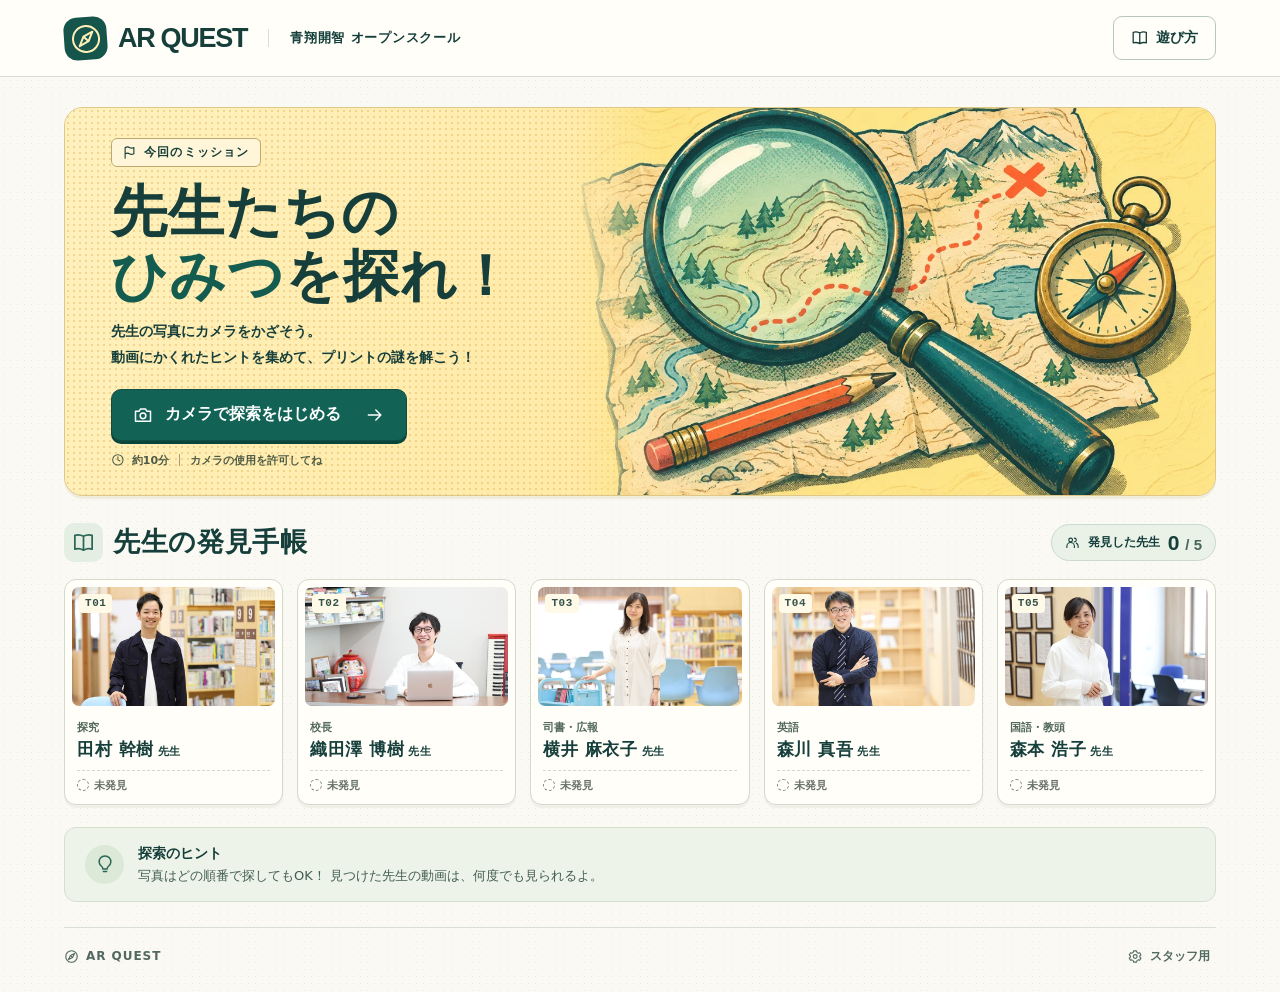
<file: index.html>
<!doctype html>
<html lang="ja">
<head>
<meta charset="utf-8"><meta name="viewport" content="width=device-width,initial-scale=1,viewport-fit=cover"><meta name="theme-color" content="#faf9f3">
<title>AR QUEST | 先生たちのひみつを探れ！</title>
<link rel="icon" href="assets/compass.svg"><link rel="stylesheet" href="css/style.css">
</head>
<body>
<svg class="symbols" xmlns="http://www.w3.org/2000/svg" aria-hidden="true"><defs>
<symbol id="compass" viewBox="0 0 24 24"><circle cx="12" cy="12" r="9.2"/><path d="m16.8 7.2-3.1 6.5-6.5 3.1 3.1-6.5Z"/><path d="m10.5 10.5 3 3"/></symbol>
<symbol id="book" viewBox="0 0 24 24"><path d="M3 4.5q4.8-1.4 9 1 4.2-2.4 9-1V19q-4.5-1.4-9 1-4.5-2.4-9-1Z M12 5.5V20"/></symbol>
<symbol id="camera" viewBox="0 0 24 24"><path d="M3 7.5h4.4l1.5-2.7h6.2l1.5 2.7H21v12H3Z"/><circle cx="12" cy="13" r="3.4"/></symbol>
<symbol id="arrow" viewBox="0 0 24 24"><path d="M4 12h15m-6-6 6 6-6 6"/></symbol>
<symbol id="clock" viewBox="0 0 24 24"><circle cx="12" cy="12" r="9"/><path d="M12 6.5V12l3.5 2"/></symbol>
<symbol id="flag" viewBox="0 0 24 24"><path d="M5 21V4q4-2 7 0t7 0v10q-4 2-7 0t-7 0"/></symbol>
<symbol id="users" viewBox="0 0 24 24"><circle cx="9" cy="8" r="3"/><path d="M3 20v-2a6 6 0 0 1 12 0v2m0-15a3 3 0 0 1 0 6m3 2a5 5 0 0 1 3 5v2"/></symbol>
<symbol id="bulb" viewBox="0 0 24 24"><path d="M8 15a7 7 0 1 1 8 0c-1.4 1-1.4 2-1.4 3H9.4c0-1 0-2-1.4-3ZM10 21h4"/></symbol>
<symbol id="gear" viewBox="0 0 24 24"><path d="m9 3-.6 2.4L6.2 6.7 4 6l-2 3.5 1.8 1.6v2L2 14.6 4 18l2.2-.6 2.2 1.2L9 21h4.5l.8-2.4 2.1-1.2 2.3.6 2-3.4-1.8-1.6v-2l1.8-1.5-2-3.5-2.3.7-2.1-1.3-.8-2.4Z"/><circle cx="11.5" cy="12" r="3"/></symbol>
<symbol id="check" viewBox="0 0 24 24"><path d="m5 12 4.5 5L19 7"/></symbol>
</defs></svg>
<header class="topbar"><div class="barinner"><div class="brand"><span class="brand-icon"><svg><use href="#compass"/></svg></span><b>AR QUEST</b></div><span class="school">青翔開智 オープンスクール</span><button id="help" class="smallbtn"><svg><use href="#book"/></svg>遊び方</button></div></header>
<main>
<div id="modeLabel" hidden>開発用デモ · カメラを使わない動作確認</div>
<section id="home">
<div class="hero"><div class="hero-art"></div><div class="hero-copy">
<div class="mission"><svg><use href="#flag"/></svg>今回のミッション</div>
<h1>先生たちの<br><span>ひみつ</span>を探れ！</h1>
<p>先生の写真にカメラをかざそう。<br>動画にかくれたヒントを集めて、プリントの謎を解こう！</p>
<button class="primary" id="start" disabled><svg><use href="#camera"/></svg><span>カメラで探索をはじめる</span><svg><use href="#arrow"/></svg></button>
<div class="startnote"><svg><use href="#clock"/></svg> 約10分 <i></i> カメラの使用を許可してね</div>
</div></div></section>
<section id="explore" hidden><div class="scanhead"><h1>先生を探そう</h1><button id="back" class="smallbtn">手帳にもどる</button></div>
<div class="viewer"><div id="surface"></div><div class="reticle" aria-hidden="true"></div><div class="scan-count"></div><div id="cameraNotice" hidden></div></div>
<div class="scan-actions"><div><strong id="scanStatus" role="status"></strong><p id="scanTip">写真から30〜60cmはなれ、四つの角が画面に入るようにしよう。</p></div><button id="retry" class="smallbtn" hidden>もう一度ためす</button><button id="play" class="smallbtn" hidden>動画を再生</button></div><div id="demoControls" hidden></div></section>
<section class="notebook" aria-labelledby="booktitle"><div class="notebook-head"><h2 id="booktitle"><span class="section-icon"><svg><use href="#book"/></svg></span>先生の発見手帳</h2><div class="countbox"><svg><use href="#users"/></svg><span>発見した先生</span><strong id="count">0 <small>/ 5</small></strong></div></div>
<p id="complete" role="status" hidden>5人全員発見！ プリントの謎を解こう！</p>
<div id="roster" class="roster"></div></section>
<aside class="hint"><span class="hinticon"><svg><use href="#bulb"/></svg></span><div><strong>探索のヒント</strong><p>写真はどの順番で探してもOK！ 見つけた先生の動画は、何度でも見られるよ。</p></div></aside>
<p id="notice" role="status" hidden></p>
</main>
<footer><span><svg><use href="#compass"/></svg> AR QUEST</span><button id="staff"><svg><use href="#gear"/></svg>スタッフ用</button></footer>
<dialog id="dialog" aria-labelledby="dlgTitle"><div class="dialog-head"><h2 id="dlgTitle"></h2><button id="closeModal" aria-label="閉じる">×</button></div><div id="dlgBody"></div></dialog>
<script type="module" src="js/app.js?v=photo-overlay"></script>
</body></html>
</file>
<file: css/style.css>
:root{--ink:#163f3b;--teal:#126256;--muted:#526962;--line:#d8ded2;--paper:#faf9f3;font-family:"Hiragino Kaku Gothic ProN","Yu Gothic",Meiryo,system-ui,sans-serif;color:var(--ink);background:var(--paper);font-synthesis:weight}
*{box-sizing:border-box}body{margin:0;min-height:100vh;background-image:radial-gradient(#8d927426 .7px,transparent .85px);background-size:7px 7px}button,select{font:inherit;color:inherit}button{cursor:pointer;font-weight:750;transition:filter .15s,transform .15s}button:hover{filter:brightness(.96)}button:active{transform:translateY(1px)}button:disabled{opacity:.55;cursor:wait}button:focus-visible,select:focus-visible{outline:3px solid #c45b27;outline-offset:4px}svg{width:1.25em;height:1.25em;fill:none;stroke:currentColor;stroke-width:1.8;stroke-linecap:round;stroke-linejoin:round;flex:none}.symbols{display:none}[hidden]{display:none!important}h1,h2,p{margin:0}
.topbar{background:#fffef8;border-bottom:1px solid var(--line)}.barinner,main,footer{width:min(1160px,90%);margin:auto}.barinner,.brand,.smallbtn,.section-icon,.countbox,.mission,.startnote,.primary,.hint,footer,footer span,footer button,.dialog-head,.notebook-head,.notebook-head h2,.scanhead,.scan-actions{display:flex;align-items:center}.barinner{height:76px;gap:21px}.brand{gap:11px}.brand b{font:900 27px/1 "Avenir Next",Arial,sans-serif;letter-spacing:-1.3px}.brand-icon{width:43px;height:43px;border-radius:13px;display:grid;place-items:center;color:#fff0b8;background:#15554c;transform:rotate(-4deg)}.brand-icon svg{width:34px;height:34px;stroke-width:1.4}.school{padding-left:21px;border-left:1px solid var(--line);font-size:13px;letter-spacing:.06em;font-weight:700}.smallbtn{min-height:44px;justify-content:center;gap:8px;border:1px solid #b8c8bb;background:#fffef8;border-radius:9px;padding:0 17px;font-size:14px}#help{margin-left:auto}
main{padding:30px 0 25px}.hero{isolation:isolate;position:relative;overflow:hidden;border-radius:19px;background:#ffeaa5;border:1px solid #dec789;box-shadow:0 3px 0 #d0bd8a38}.hero-art{position:absolute;inset:0 0 0 44%;background:url('../assets/art/field-kit.webp') center center/cover no-repeat;z-index:-1;mask-image:linear-gradient(to right,transparent,#000 14%)}.hero:before{content:"";position:absolute;inset:0;z-index:-2;background-image:radial-gradient(#d39f3e55 .75px,transparent 1px),linear-gradient(115deg,#fff1be,#ffe391);background-size:6px 6px,auto}.hero-copy{padding:30px 4% 27px;width:54%}.mission{gap:7px;font-size:12px;font-weight:850;letter-spacing:.1em;width:fit-content;background:#fff6d9;border:1px solid #beaa70;border-radius:6px;padding:5px 10px}.mission svg{width:15px;height:15px}.hero h1{font-size:clamp(39px,4.4vw,65px);font-weight:950;letter-spacing:.016em;line-height:1.14;margin:13px 0 11px}.hero h1 span{color:#145c50}.hero-copy p{font-size:14px;line-height:1.8;font-weight:650}.primary{border:1px solid #124d43;background:var(--teal);color:white;border-radius:10px;min-height:52px;padding:10px 21px;gap:12px;box-shadow:0 3px 0 #0a453c;font-size:16px}.hero .primary{margin:19px 0 12px}.primary svg:last-child{margin-left:12px}.startnote{gap:7px;font-size:11px;color:#4e5b45;font-weight:650}.startnote i{height:12px;width:1px;background:#9e9c79;margin:0 3px}
.notebook{margin-top:27px}.notebook-head{justify-content:space-between;gap:8px;margin-bottom:17px}.notebook-head h2{font-size:clamp(20px,2.1vw,28px);letter-spacing:.025em;gap:10px;line-height:1.3}.section-icon,.hinticon{display:grid;place-items:center;background:#e4eee2;color:#2b6657;border-radius:10px;width:39px;height:39px}.section-icon svg{width:23px;height:23px}.countbox,.scan-count{border:1px solid #cadacf;border-radius:24px;background:#eaf2e8;font-weight:750}.countbox{padding:5px 13px;gap:8px;font-size:12px}.countbox strong{font:850 21px/1.2 "Avenir Next",Arial,sans-serif}.countbox small{font-size:15px;color:#496658}.roster{display:grid;grid-template-columns:repeat(5,minmax(0,1fr));gap:14px}.teacher{margin:0;padding:7px 7px 11px;background:#fffef9;border:1px solid #d5d9ca;border-radius:12px;box-shadow:0 3px 0 #b9b7a326}.portrait{position:relative;aspect-ratio:1.71;overflow:hidden;border-radius:7px}.portrait img{width:100%;height:100%;object-fit:cover}.file-id{position:absolute;left:7px;top:7px;font:750 11px/1.2 ui-monospace,monospace;letter-spacing:.05em;padding:3px 6px;border-radius:4px;background:#fff9e7;color:#35534b}.teacher figcaption{padding:10px 5px 0}.role{color:#52685c;font-size:11px;font-weight:700}.name{font-size:clamp(15px,1.35vw,19px);font-weight:850;letter-spacing:.03em;margin:2px 0 9px}.name small{font-size:11px;margin-left:4px;font-weight:650}.state{display:flex;align-items:center;gap:5px;font-size:11px;color:#687265;font-weight:650;border-top:1px dashed #d6d8c9;padding-top:7px}.state:before{content:"";width:10px;height:10px;border:1.5px dashed #808979;border-radius:50%}.found .state{color:var(--teal)}.found .state:before{content:"✓";width:auto;height:auto;border:0;font-weight:900}.found{border-color:#84a998}.hint{gap:14px;margin-top:22px;padding:15px 20px;background:#eef3e9;border:1px solid #d4dfce;border-radius:12px}.hinticon{background:#dce9d8;border-radius:50%;flex:none}.hint strong{font-size:14px}.hint p{font-size:13px;line-height:1.65;color:#425d50;margin-top:2px}footer{border-top:1px solid var(--line);justify-content:space-between;color:var(--muted);font-size:12px;padding:6px 0 14px}footer span{letter-spacing:.08em;font-weight:800;gap:7px}footer button{background:none;border:0;min-height:44px;gap:7px}
dialog{color:var(--ink);width:min(470px,92vw);border:1px solid #ced8c7;border-radius:17px;padding:25px;background:#fffef7;box-shadow:0 16px 70px #123a343b;max-height:88dvh}dialog::backdrop{background:#163c3799}.dialog-head,.scanhead,.scan-actions{justify-content:space-between;gap:10px}.dialog-head h2,.scanhead h1{font-size:23px}.dialog-head{border-bottom:1px dashed var(--line);padding-bottom:10px;margin-bottom:17px}#closeModal{width:44px;height:44px;border:0;background:#eaf0e6;border-radius:50%;font-size:24px}dialog p,dialog li{font-size:15px;line-height:1.8}dialog li+li{margin-top:8px}dialog ol{padding-left:1.5em}dialog .primary,dialog .smallbtn,dialog select{width:100%;margin-top:12px;justify-content:center}dialog select{background:#fff;border:1px solid #9eafa3;padding:10px;border-radius:8px;min-height:44px}.warn{color:#8b3b22}#notice,#complete,#modeLabel{background:#fff0bd;padding:12px 16px;border-radius:8px;font-weight:700;margin-bottom:14px}#notice{margin:12px 0}
.viewer{position:relative;overflow:hidden;height:clamp(260px,48dvh,570px);background:#173d37;color:white;border-radius:14px;margin:14px 0;isolation:isolate}.scan-count{position:absolute;left:12px;top:12px;color:var(--ink);padding:7px 13px;font-size:13px}#surface,#surface iframe{position:absolute;inset:0;width:100%;height:100%;border:0}#surface>video{width:100%;height:100%;object-fit:contain}.reticle{position:absolute;top:50%;left:50%;width:min(240px,54%);aspect-ratio:1.5;transform:translate(-50%,-50%);background:linear-gradient(white,white) left top/24px 3px,linear-gradient(white,white) left top/3px 24px,linear-gradient(white,white) right top/24px 3px,linear-gradient(white,white) right top/3px 24px,linear-gradient(white,white) left bottom/24px 3px,linear-gradient(white,white) left bottom/3px 24px,linear-gradient(white,white) right bottom/24px 3px,linear-gradient(white,white) right bottom/3px 24px;background-repeat:no-repeat;pointer-events:none}.tracking .reticle{display:none}#cameraNotice{position:absolute;inset:0;display:grid;place-items:center;background:#183c36;text-align:center;padding:32px;line-height:1.8}.scan-count{z-index:2}.scan-actions{flex-wrap:wrap}.scan-actions p{font-size:13px;margin-top:5px}#demoControls{display:flex;gap:6px;flex-wrap:wrap;margin-top:12px}.scanhead h1{font-weight:850}
@media(min-width:1400px){.hero-copy{padding-top:35px;padding-bottom:31px}}
@media(max-width:850px){.barinner,main,footer{width:93%}.hero-copy{width:57%;padding:25px 3.5%}.hero-art{left:46%}.hero-copy p{font-size:13px}.roster{gap:8px}.teacher{padding:5px}.name small{display:none}.name{font-size:15px}.teacher figcaption{padding:8px 3px}.school{font-size:12px}}
@media(max-width:650px){.barinner{height:61px;gap:10px}.brand b{font-size:22px}.brand-icon{width:34px;height:34px;border-radius:9px}.brand-icon svg{width:27px;height:27px}.school{display:none}main{padding-top:16px}.hero{border-radius:13px}.hero-copy{width:100%;padding:20px}.hero h1{font-size:clamp(33px,7.5vw,47px);margin:13px 0 17px}.hero-copy p{position:relative;max-width:95%}.hero-art{inset:0 0 auto auto;width:36%;height:145px;mask-image:linear-gradient(90deg,transparent,#000 22%);background-size:cover;border-bottom-left-radius:65%}.mission{font-size:10px}.hero .primary{min-height:48px;margin-top:14px}.roster{grid-template-columns:repeat(2,minmax(0,1fr));gap:10px}.notebook{margin-top:23px}.notebook-head{margin-bottom:12px}.notebook-head h2{gap:6px;font-size:18px}.section-icon{width:30px;height:30px}.section-icon svg{width:18px}.countbox{gap:4px;padding:4px 8px;font-size:10px}.countbox svg{display:none}.countbox strong{font-size:17px}.name small{display:inline}.hint{padding:13px;gap:9px}.name{font-size:17px}.hint p{font-size:12px}.startnote{font-size:10.5px}.portrait{aspect-ratio:1.65}}

@media(max-width:360px){.hero-copy{padding:16px}.hero h1{font-size:30px}.hero-art{width:30%}.notebook-head{flex-wrap:wrap}}
</file>
